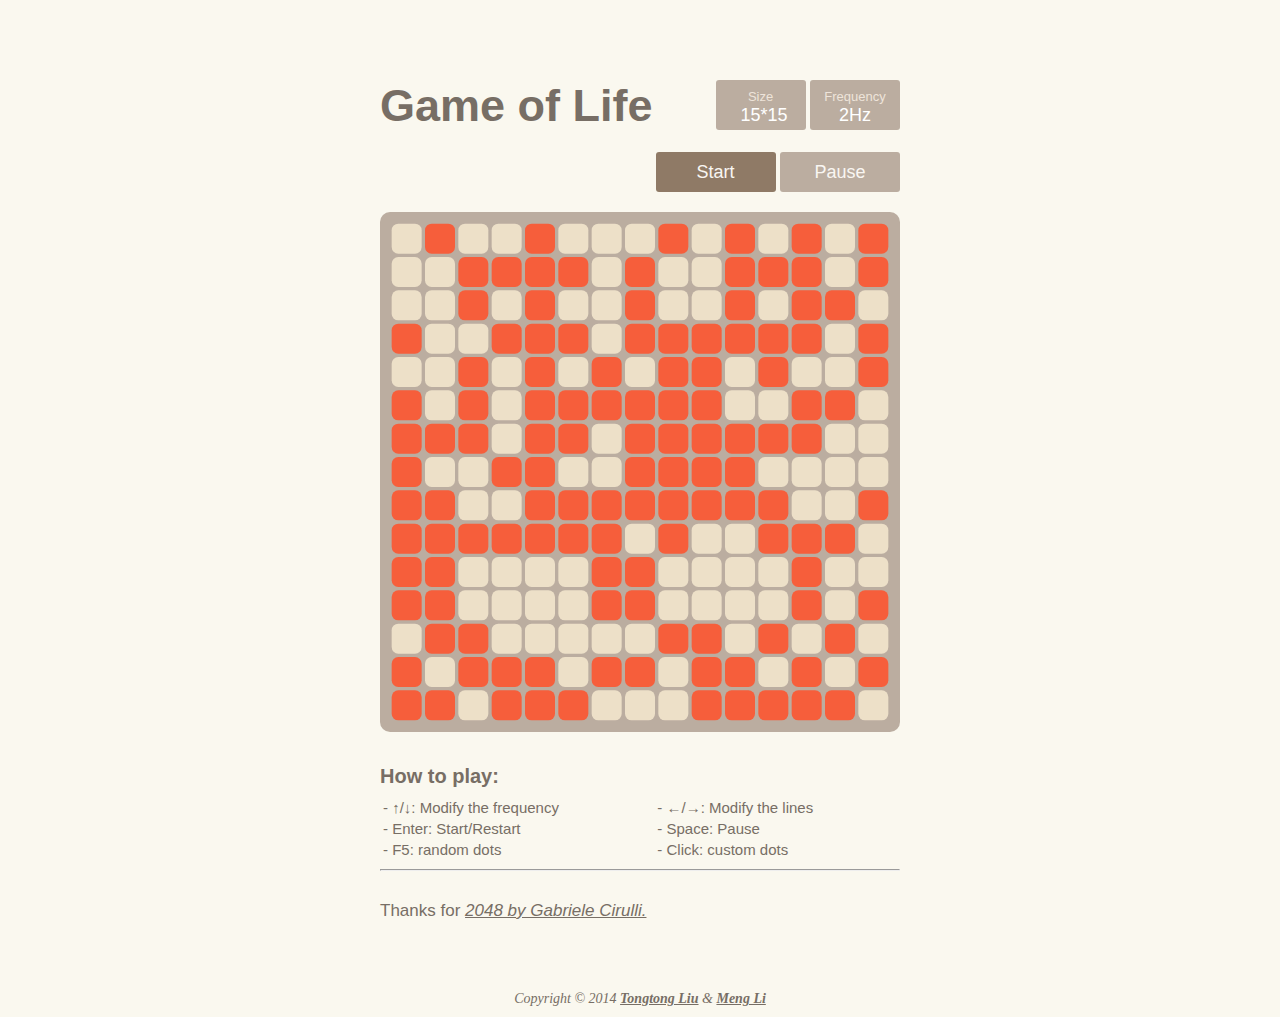
<file: index.html>
<!DOCTYPE html>
<html lang="zh-CN">
<head>
    <meta http-equiv="Content-Type" content="text/html; charset=UTF-8">
    <meta charset="UTF-8">
    <meta name="viewport" content="width=device-width">
    <meta name="author" content="Tongtong Liu, Meng Li">
    <meta name="discription" content="Game of Life">

    <title>Game of Life</title>

    <link rel="stylesheet" type="text/css" href="./css/style.css" />
    <script type="text/javascript" src="./js/jquery-2.1.1.min.js"></script>
    <script type="text/javascript" src="./js/draw.js"></script>
    <script type="text/javascript" src="./js/circle.js"></script>
    <script type="text/javascript" src="./js/event.js"></script>
    <script type="text/javascript" src="./js/init.js"></script>
</head>

<body>
    <div id="layout">
        <div id="header">
            <h1 class="title">Game of Life</h1>
            <div class="info">
                <div class="size"></div>
                <div class="frequency"></div>
            </div>
        </div>
        
        <div id="panel">
            <a class="button start">Start</a>
            <a class="button pause disabled">Pause</a>
        </div>

        <canvas id="canvas" height="520px" width="520px"></canvas>

        <div id="explanation">
            <p><strong>How to play:</strong></p>
            <p><table border="0">
                <tr><td> - ↑/↓: Modify the frequency</td>
                <td> - ←/→: Modify the lines</td></tr>
                <tr><td> - Enter: Start/Restart</td>
                <td> - Space: Pause</td></tr>
                <tr><td> - F5: random dots</td>
                <td> - Click: custom dots</td></tr>
            </table></p>
        </div>
        <hr>

        <div id="claim">
            <p>Thanks for <a href="http://gabrielecirulli.github.io/2048/" target="_blank"><i>2048 by Gabriele Cirulli.</i></a></p>
        </div>

        <div id="footer">
            <p>
                <i>Copyright © 2014 <a href="http://hacker.siyuan12.com" target="_blank" title="Tongtong Liu"><strong>Tongtong Liu</strong></a> &amp; <a href="https://github.com/thsslimeng" target="_blank" title="Meng Li"><strong>Meng Li</strong></a></i>
            </p>
        </div>
    </div>
</body>
</html>
</file>
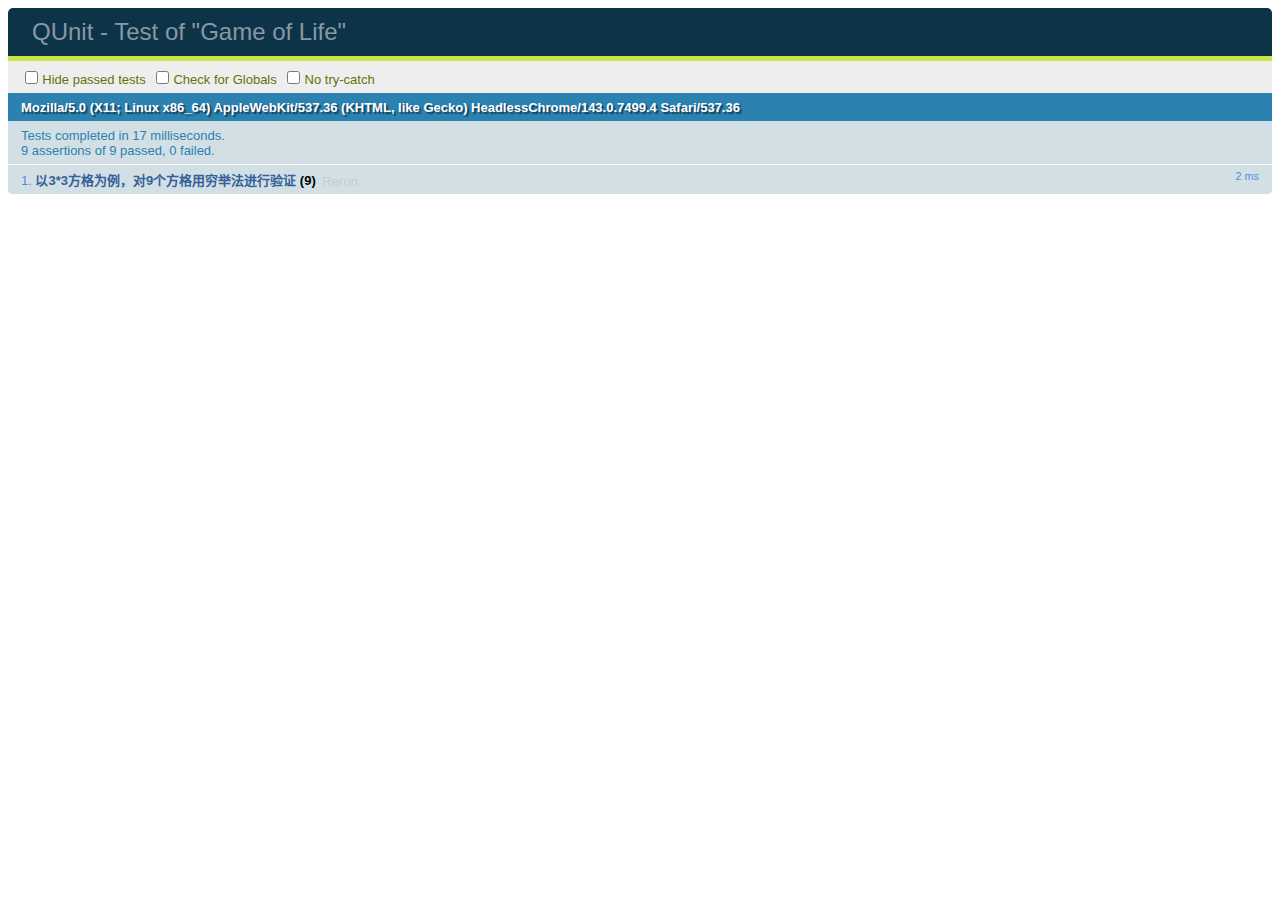
<file: test/index.html>
<!DOCTYPE html>
<html lang="zh-CN">
<head>
    <meta http-equiv="Content-Type" content="text/html; charset=UTF-8">
    <meta charset="UTF-8">
    <meta name="viewport" content="width=device-width">
    <meta name="author" content="Tongtong Liu, Meng Li">
    <meta name="discription" content="Game of Life">

    <title>Game of Life</title>

    <link rel="stylesheet" type="text/css" href="./css/qunit-1.15.0.css" />
    <script type="text/javascript" src="./js/jquery-2.1.1.min.js"></script>
    <script type="text/javascript" src="./js/qunit-1.15.0.js" ></script>
    <script type="text/javascript" src="./js/circle.js"></script>
    <script type="text/javascript" src="./js/test.js"></script>
</head>

<body>
    <h1 id="qunit-header">QUnit - Test of "Game of Life"</h1>
    <h2 id="qunit-banner"></h2>
    <div id="qunit-testrunner-toolbar"></div>
    <h2 id="qunit-userAgent"></h2>
    <ol id="qunit-tests"></ol>
</body>
</html>
</file>
<file: css/style.css>
html,
body,
div,
h1,
p {
    margin: 0;
    padding: 0;
    border: 0;
    outline: 0;
    font-weight: inherit;
    font-style: inherit;
    font-family: inherit;
    font-size: 100%;
}

body {
    font-family: "Helvetica Neue", "Helvetica";
    background: #faf8ef;
    color: #776e65;
}

#layout {
    width: 520px;
    margin: 80px auto 10px auto;
}

#header {
    display: block;
    overflow: hidden;
    margin-bottom: 20px;
}

#header .title {
    font-size: 45px;
    font-weight: bold;
    display: block;
    float: left;
}

#header .info {
    float: right;
}
#header .frequency,
#header .size {
    background: #bbada0;
    border-radius: 3px;
    position: relative;
    display: inline-block;
    padding: 15px 25px;
    font-size: 18px;
    width: 40px;
    height: 20px;
    line-height: 40px;
    color: #fff;
    text-align: center;
}
#header .frequency::after {
    content: "Frequency";
}
#header .size::after {
    content: "Size";
}
#header .frequency::after,
#header .size::after {
    position: absolute;
    top: 10px;
    left: 0;
    width: 100%;
    font-size: 13px;
    line-height: 13px;
    color: #eee4da;
    text-align: center;   
}

#panel {
    display: block;
    overflow: hidden;
    float: right;
    margin-bottom: 20px;
}

#panel .button {
    background: #8f7a66;
    border-radius: 3px;
    position: relative;
    display: inline-block;
    padding: 0px 25px;
    font-size: 18px;
    width: 70px;
    height: 40px;
    line-height: 40px;
    color: #f9f6f2;
    text-align: center;
    text-decoration: none;
    cursor: pointer;
}

#panel .disabled {
    background: #bbada0;
}

#explanation {
    margin-top: 20px;
}
#explanation p {
    font-size: 20px;
    line-height: 2;
}
#explanation table {
    font-size: 15px;
    width: 100%;
}

#claim {
    margin-top: 30px;
}
#claim p {
    font-size: 17px;
}
#claim a {
    text-decoration: underline;
    color: #776e65;
}

#footer {
    width: 100%;
    margin-top: 70px;
    font-family: "American Typewriter";
    font-size: 14px;
}
#footer a {
    text-decoration: underline;
    color: #776e65;
}
#footer p {
    text-align: center;
}
</file>
<file: test/css/qunit-1.15.0.css>
/*!
 * QUnit 1.15.0
 * http://qunitjs.com/
 *
 * Copyright 2014 jQuery Foundation and other contributors
 * Released under the MIT license
 * http://jquery.org/license
 *
 * Date: 2014-08-08T16:00Z
 */

/** Font Family and Sizes */

#qunit-tests, #qunit-header, #qunit-banner, #qunit-testrunner-toolbar, #qunit-userAgent, #qunit-testresult {
	font-family: "Helvetica Neue Light", "HelveticaNeue-Light", "Helvetica Neue", Calibri, Helvetica, Arial, sans-serif;
}

#qunit-testrunner-toolbar, #qunit-userAgent, #qunit-testresult, #qunit-tests li { font-size: small; }
#qunit-tests { font-size: smaller; }


/** Resets */

#qunit-tests, #qunit-header, #qunit-banner, #qunit-userAgent, #qunit-testresult, #qunit-modulefilter {
	margin: 0;
	padding: 0;
}


/** Header */

#qunit-header {
	padding: 0.5em 0 0.5em 1em;

	color: #8699A4;
	background-color: #0D3349;

	font-size: 1.5em;
	line-height: 1em;
	font-weight: 400;

	border-radius: 5px 5px 0 0;
}

#qunit-header a {
	text-decoration: none;
	color: #C2CCD1;
}

#qunit-header a:hover,
#qunit-header a:focus {
	color: #FFF;
}

#qunit-testrunner-toolbar label {
	display: inline-block;
	padding: 0 0.5em 0 0.1em;
}

#qunit-banner {
	height: 5px;
}

#qunit-testrunner-toolbar {
	padding: 0.5em 1em 0.5em 1em;
	color: #5E740B;
	background-color: #EEE;
	overflow: hidden;
}

#qunit-userAgent {
	padding: 0.5em 1em 0.5em 1em;
	background-color: #2B81AF;
	color: #FFF;
	text-shadow: rgba(0, 0, 0, 0.5) 2px 2px 1px;
}

#qunit-modulefilter-container {
	float: right;
}

/** Tests: Pass/Fail */

#qunit-tests {
	list-style-position: inside;
}

#qunit-tests li {
	padding: 0.4em 1em 0.4em 1em;
	border-bottom: 1px solid #FFF;
	list-style-position: inside;
}

#qunit-tests.hidepass li.pass, #qunit-tests.hidepass li.running  {
	display: none;
}

#qunit-tests li strong {
	cursor: pointer;
}

#qunit-tests li a {
	padding: 0.5em;
	color: #C2CCD1;
	text-decoration: none;
}
#qunit-tests li a:hover,
#qunit-tests li a:focus {
	color: #000;
}

#qunit-tests li .runtime {
	float: right;
	font-size: smaller;
}

.qunit-assert-list {
	margin-top: 0.5em;
	padding: 0.5em;

	background-color: #FFF;

	border-radius: 5px;
}

.qunit-collapsed {
	display: none;
}

#qunit-tests table {
	border-collapse: collapse;
	margin-top: 0.2em;
}

#qunit-tests th {
	text-align: right;
	vertical-align: top;
	padding: 0 0.5em 0 0;
}

#qunit-tests td {
	vertical-align: top;
}

#qunit-tests pre {
	margin: 0;
	white-space: pre-wrap;
	word-wrap: break-word;
}

#qunit-tests del {
	background-color: #E0F2BE;
	color: #374E0C;
	text-decoration: none;
}

#qunit-tests ins {
	background-color: #FFCACA;
	color: #500;
	text-decoration: none;
}

/*** Test Counts */

#qunit-tests b.counts                       { color: #000; }
#qunit-tests b.passed                       { color: #5E740B; }
#qunit-tests b.failed                       { color: #710909; }

#qunit-tests li li {
	padding: 5px;
	background-color: #FFF;
	border-bottom: none;
	list-style-position: inside;
}

/*** Passing Styles */

#qunit-tests li li.pass {
	color: #3C510C;
	background-color: #FFF;
	border-left: 10px solid #C6E746;
}

#qunit-tests .pass                          { color: #528CE0; background-color: #D2E0E6; }
#qunit-tests .pass .test-name               { color: #366097; }

#qunit-tests .pass .test-actual,
#qunit-tests .pass .test-expected           { color: #999; }

#qunit-banner.qunit-pass                    { background-color: #C6E746; }

/*** Failing Styles */

#qunit-tests li li.fail {
	color: #710909;
	background-color: #FFF;
	border-left: 10px solid #EE5757;
	white-space: pre;
}

#qunit-tests > li:last-child {
	border-radius: 0 0 5px 5px;
}

#qunit-tests .fail                          { color: #000; background-color: #EE5757; }
#qunit-tests .fail .test-name,
#qunit-tests .fail .module-name             { color: #000; }

#qunit-tests .fail .test-actual             { color: #EE5757; }
#qunit-tests .fail .test-expected           { color: #008000; }

#qunit-banner.qunit-fail                    { background-color: #EE5757; }


/** Result */

#qunit-testresult {
	padding: 0.5em 1em 0.5em 1em;

	color: #2B81AF;
	background-color: #D2E0E6;

	border-bottom: 1px solid #FFF;
}
#qunit-testresult .module-name {
	font-weight: 700;
}

/** Fixture */

#qunit-fixture {
	position: absolute;
	top: -10000px;
	left: -10000px;
	width: 1000px;
	height: 1000px;
}
</file>
